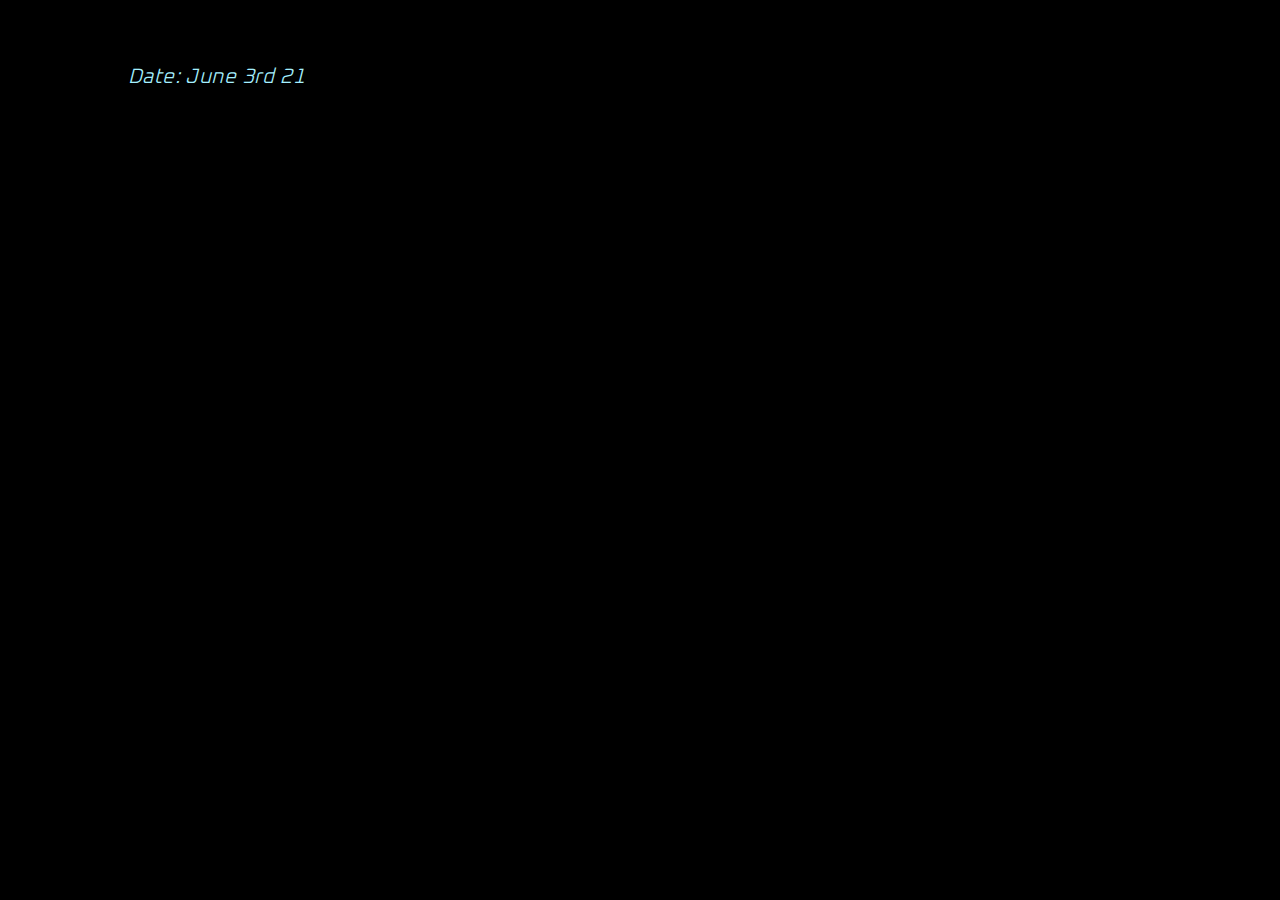
<file: index.html>
<!DOCTYPE html>
<html lang="en">

    <head>
        <meta charset="UTF-8">
        <meta name="viewport" content="width=device-width, intiial-scale=1.0">
        <title>User:SleeplessKnight28</title>
        <link rel="stylesheet" href="styles.css">
        <script src="script.js" defer></script>
        <link href="https://fonts.googleapis.com/css2?family=Bitcount+Grid+Double:wght@100..900&display=swap" rel="stylesheet">
        <!--references
GreenMatch 2017, The opportunities of solar panel recycling, GreenMatch, viewed 25 July 2025, <https://www.greenmatch.co.uk/blog/2017/10/the-opportunities-of-solar-panel-recycling>.

Harvard Health Publishing 2024, Blue light has a dark side, Harvard Health, viewed 3 August 2025, <https://www.health.harvard.edu/staying-healthy/blue-light-has-a-dark-side>.

Harvard Business Review 2021, The dark side of solar power, Harvard Business Review, viewed 25 July 2025, <https://hbr.org/2021/06/the-dark-side-of-solar-power>.

Sleep Foundation 2025, Blue light: What it is and how it affects sleep, Sleep Foundation, viewed  3 August 2025, <https://www.sleepfoundation.org/bedroom-environment/blue-light>.

University of Sydney 2023, Australia faces solar waste crisis, University of Sydney, viewed 27 July 2025, <https://www.sydney.edu.au/news-opinion/news/2023/09/13/australia-faces-solar-waste-crisis.html>.
-->
</head>

<body>
    <div id="story"></div>
    <div class="column left-column"></div>
    <div class="column right-column"></div>
    <div class="hidden" id="story2" style="justify-content: center;">
       Good morning, it's a beautiful sunny day!
</div id="next-button-container">
    <button id="next-button" class="hidden" onclick="startNewDay()" >START NEW DAY</button>   
    </div>

    
</body>
</html>
</file>
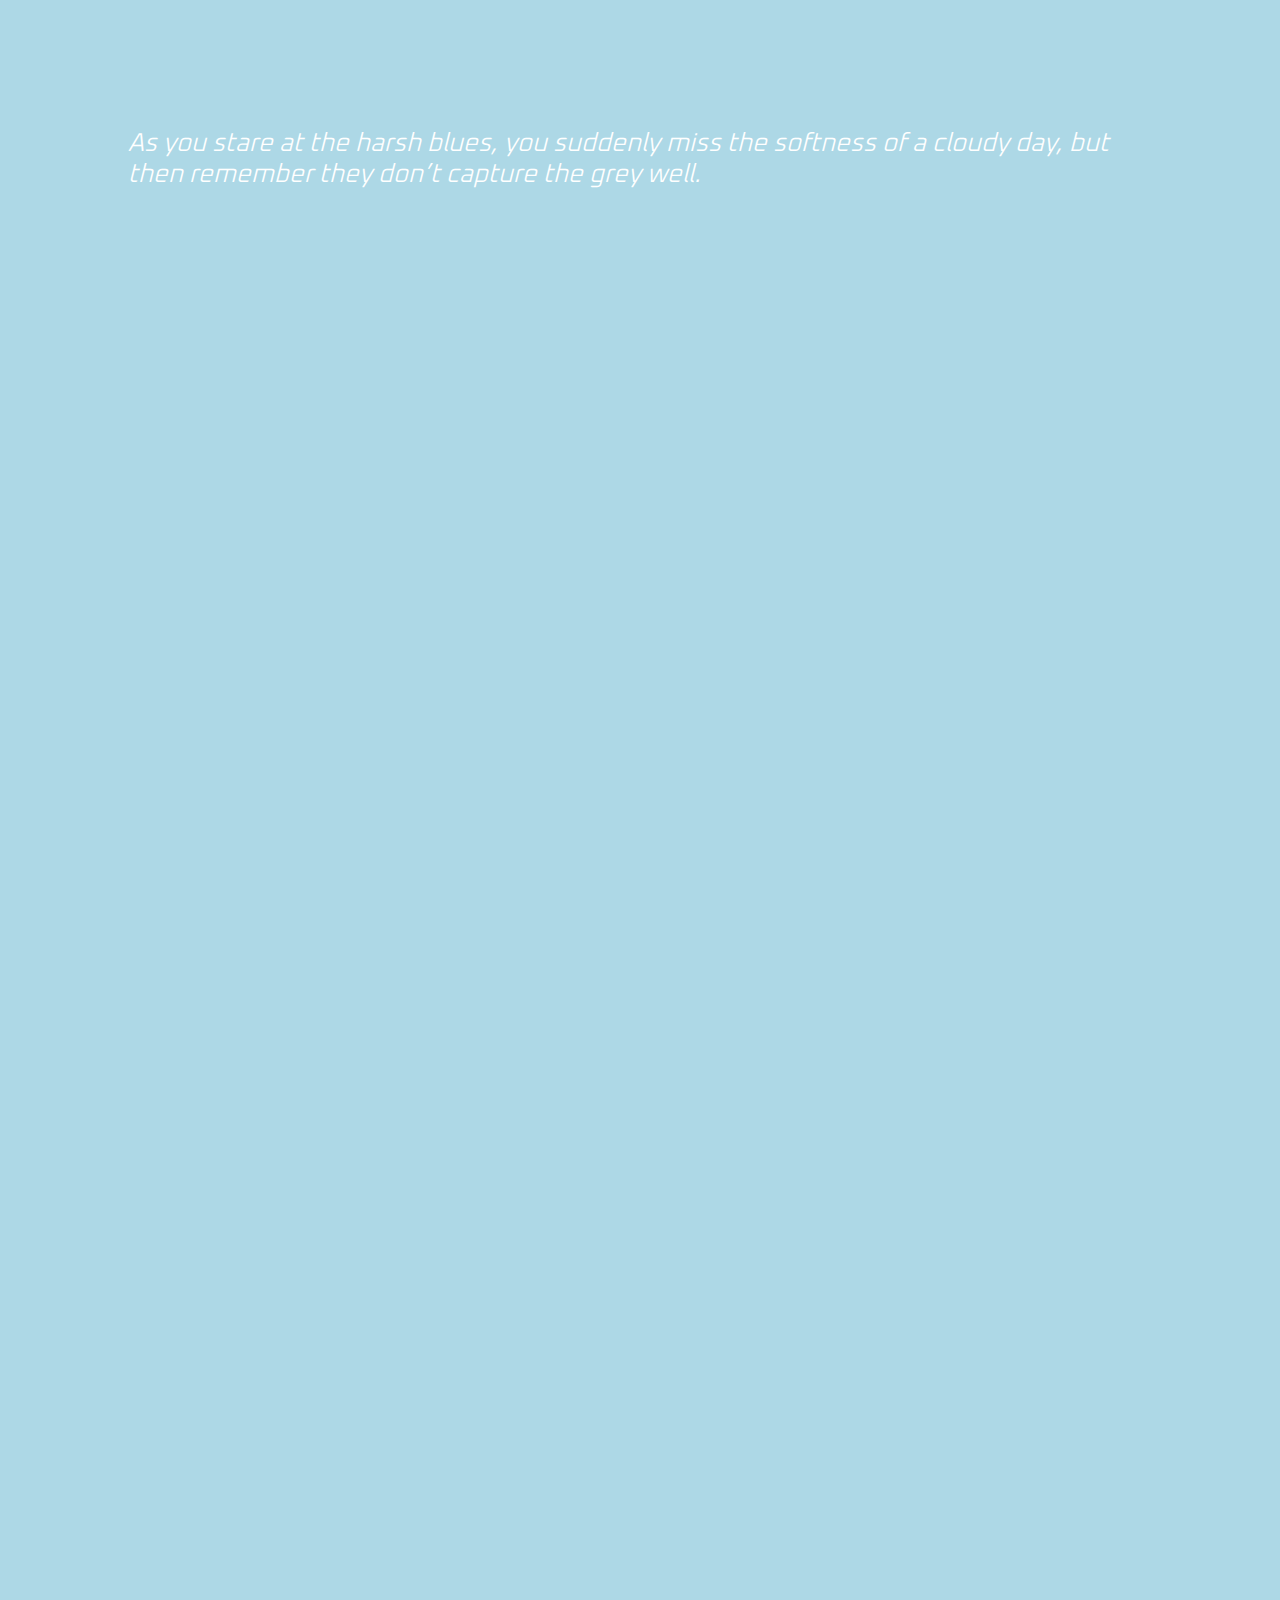
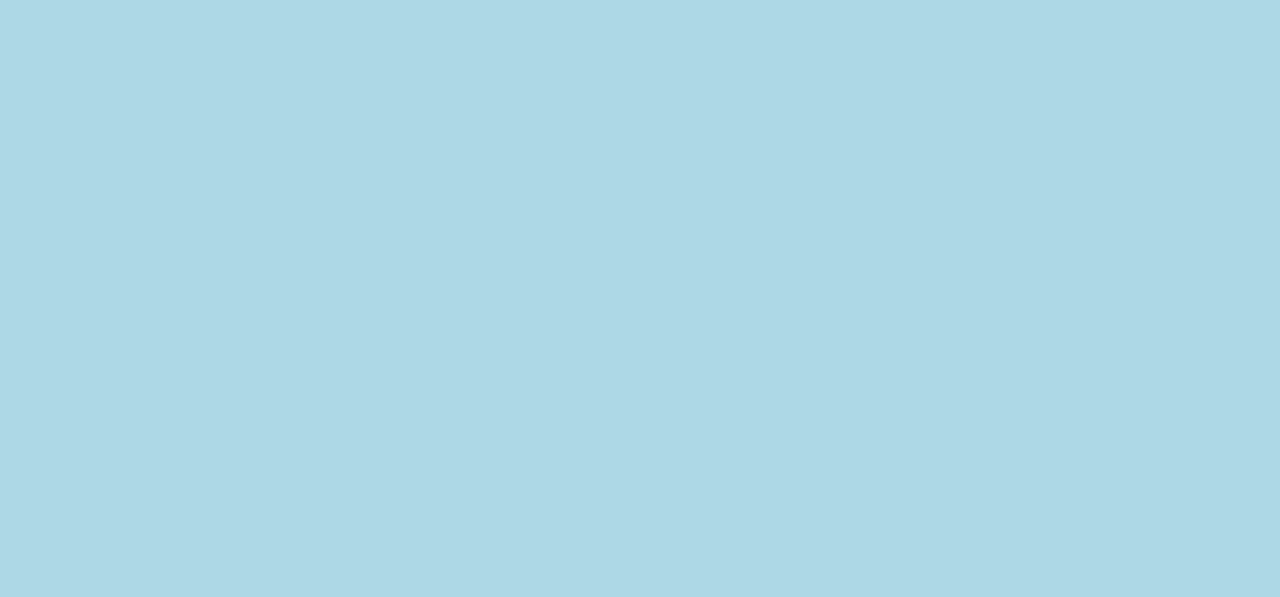
<file: index2.html>
<!DOCTYPE html>
<html lang="en">

    <head>
        <meta charset="UTF-8">
        <meta name="viewport" content="width=device-width, intiial-scale=1.0">
        <title>User:SleeplessKnight28</title>
        <link rel="stylesheet" href="styles.css">
        <script src="script.js" defer></script>
        <link href="https://fonts.googleapis.com/css2?family=Bitcount+Grid+Double:wght@100..900&display=swap" rel="stylesheet">
</head>

<body onload="index2text1()" id="screenchange" style="background-color: lightblue; color: white; font-family: 'Oxanium'; margin: 10%; font-size: 2vw;">
        <div class="hidden" id="index2text1" >
        As you stare at the harsh blues, you suddenly miss the softness of a cloudy day, but then remember they don’t capture the grey well. 
        <br><br>
        </div>
        <div class="hidden" id="index2text2">
        You shake your head, “Too harsh”. 
        <br><br>
        </div>
        <div class="hidden" id="index2text3">
        <button class="actionbuttons" id="day1button2" onclick="day1button2()">
            change the sky
        </button>
        </div>
    
    <div class="hidden" id="day1text2">
        Still in bed and unrested as usual, you call out, “change scene, night time”. 
       
    </div>
    <div class="hidden" id="day1text3" style="color:#195667">
        <br>
        The voice returns, 
        <br><br>
        “You have work in
        <br><br>
    </div>    
    <div class="hidden" id="day1text3b" style="color:#ffffff">
        <b>LOADING...</b> 
        <br><br>
    </div>   
    
    <div class="hidden" id="day1text3c" style="color:#195667">
        30 minutes. You don't want to be late! 
        <br><br>
    </div>  
    
    <div class="hidden" id="day1text3d" style="color:#195667">
        You can only change the scenery for this period of time. 
        Do you still want to change the screens?”
        <br><br>
    </div>  
    
    
    <div class="hidden" id="day1button3">
        <button class="actionbuttons" onclick="day1button3()">yes</button>
        <button class="actionbuttons" onclick="day1button3b()">no, get out of bed</button>
    </div>
    
    <div class="hidden" id="day1text4">
        You groan peeling the covers off. As you slide out of bed you yell.
        <br><br>
    </div>

    <div class="hidden" id="day1text4a">
        "Change scene, city night."
        <br><br>
    </div>

    <div class="hidden" id="day1text4b">
        You scoff, reluctantly peeling the covers off. As you slide off the bed you yell, 
        <br><br>
    </div> 
    <div class="hidden" id="day1text4c">
        “Change scene, city day.” 
        <br><br>
    </div>

     <div class="hidden" id="day1text5">
       The screen bends to your will and you are thankful for the relief of the night, brief as it may be. 
    <br><br>    

    </div>

    <div class="hidden" id="day1text5b">
       The screen bends to your will and your eyes burn from the 16, 000 pixels glaring at you.  
    <br><br>    

    </div>
    <div class="hidden" id="day1text6">
        You let out a sigh and approach the fridge, grabbing breakfast before closing the door shut.
        <br><br>    
    </div>

    <div style="display: none;" id="day1text7">
        SLAM    
        <br>
    </div>
  
     <div class="hidden" id="Bday1text1">
       Date: June 2nd 2135, same day
       <br>
       Location: somewhere in the middle of the wasteland
       <Br><br>
    </div>

      <div class="hidden" id="Bday1text2">
        A tattered solar window screen makes contact with the ground. Frayed wires frame the spiderweb of broken glass.
        <br><br>
    </div>

    <div class="hidden" id="Bday1text3">
       “That’s the tenth window I’ve picked up today.” 
        <br><br>
    </div>

    <div class="hidden" id="Bday1text4">
        You turn the panel around, the manufacturing date reads:
    <br><br>
    </div>

    <div class="hidden" id="Bday1text5">
        1st June 2134
    <br><br>
    </div>
    
    <div class="hidden" id="Bday1text6">
    "Another early replacement. So much for higher sustainability,” you scoff. 
    <br><br>
    </div>

    <div style="display: none;" id="watchFaceDiv">
        <button class="button1C" id="watchFace" onclick="watchFace()">check the time >></button>
        <br><br>
        <img src="images/watchface.png" id="watchFaceImage">
        <br><br>
    </div>

     <div class="hidden" id="Bday1text7">
    "Hm cooler than usual today".
    <br><br>
    </div>

     <div class="hidden" id="Bday1text8">
    You look out to the horizon in hopes of seeing the sky but the smog is too heavy. 
    <br><br>
    </div>
    
    <div class="hidden" id="Bday1text9">
    All you see is a whisper of the sun illuminating buildings that extend insatiably towards the sky.
    <br><br>
    </div>
    <div class="hidden" id="Bday1text10">
    You return your gaze to the dry ground, cracked and devoid of flora.     
    <br><br>
    </div>

     <div class="hidden" id="Bday1text11">
    Your eyes sting and a tear rolls down your cheek, you brush it away and look for the next panel. 
    <br><br>
    </div>

    <div id="BdayButtonDiv" style="display: none;" > 
        <button class="BdayButton" id="BdayButton" onclick="BdayButton()" >
            pick up another solar panel 
        </button>
        
        <button class="BdayButton" id="BdayButton2" onclick="BdayButton2()" >
            pick up another solar panel 
        </button>

        <button class="BdayButton" id="BdayButton2" onclick="BdayButton2()" >
            pick up another solar panel 
        </button>

        <button class="BdayButton" id="BdayButton3" onclick="BdayButton3()" >
            pick up another solar panel 
        </button>

        <button class="BdayButton" id="BdayButton4" onclick="BdayButton4()" >
            pick up another solar panel 
        </button>

         <button class="BdayButton" id="BdayButton5" onclick="BdayButton5()" >
            pick up another solar panel 
        </button>
    </div>

    

    

    
</body>
</html>
</file>
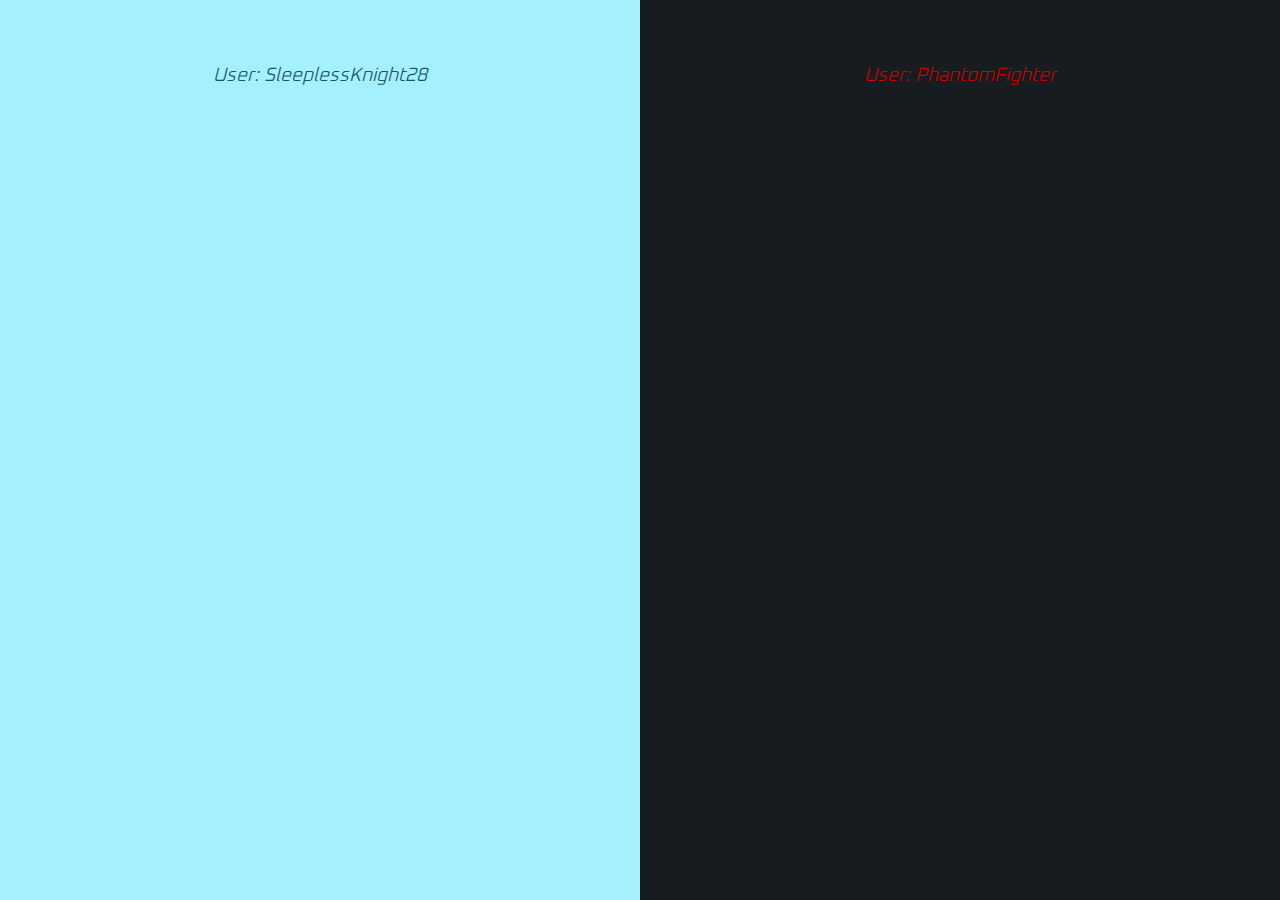
<file: page2.html>
<!DOCTYPE html>
<html lang="en">

    <head>
        <meta charset="UTF-8">
        <meta name="viewport" content="width=device-width, intiial-scale=1.0">
        <title>Activity Logs</title>
        <link rel="stylesheet" href="styles.css">
        <script src="script.js"></script>
        <link href="https://fonts.googleapis.com/css2?family=Bitcount+Grid+Double:wght@100..900&display=swap" rel="stylesheet">
</head>

<body onload="username1()">
    <div class="container">
    <div class="row">
        <div class="colA"> 

        <div class="hidden" id="username1">
            User: SleeplessKnight28 
            <br><br>
        </div>
        <div class="hidden" id="dateTime1">
            Date: 03.06.2135
            <br>
            Time: 03:01AM 
        </div>
                
             
        <div id="morning-text1" style="display: none;">
            
    
        </div>
        <div class="hidden"  id="day2button1" >
            <br>
        <button class="actionbuttons" onclick="startTyping()">
            check activity logs
            </button>
            <br><br>
        </div>

        <div><br><br></div>
        <div class="userlog" id="u1log1"></div>

        <br><br>

         <div class="hidden" id="dateTime3">
            Date: 04.06.2135
            <br>
            Time: 01:05AM 
            <br><br>
        </div>

         <div class="userlog" id="u1log2">
            <br><br>
         </div>

        <div>
            <br><br>
            <button class="hidden" id="day2button6" onclick="lastpage()" >next activity >></button>
        </div>
       
        <div class="userlog" id="u1log3"></div>

        <!-- <p class="userlog" id="u1log1"></p>
        <p class="userlog" id="u1log2"></p> -->

         <div  id="morning-text2" style="display: none;">
            <br><br>
            “It’s always a sunny day,” you mutter.
            </div>

            <!-- <div id="morning-text2">
            You suddenly miss the softness of a cloudy day and a rainy sky, but then remember they don’t capture the grey well. 

            You shake your head, “Too harsh”. 
            </div>

            <button class="actionbuttons" id="day1button2" style="display:none" onclick="button2()">
            change the sky
            </button>

            <div id="day1text2" style ="display:none;">
                Still in bed, you call out, “change scene, night time”. 

                The voice returns, 
                “I’m sorry you don’t have the permission to do that. Upgrade to premium if you want to access our full library of time defiant scenes!”

            </div> -->
            <div>
            
            </div>
            </div>
            
        <div class="colB">

            <div class="hidden" id="username2">
                User: PhantomFighter 
            <br><br> 
            </div>
            <div class="hidden" id="dateTime2">  
            Date: 03.06.2135
            <br>
            Time: 03:01AM 
            <br><br><br>
            </div>

            <div id="nextButtonDiv" style="display: none;">
                <button onclick="u2log1()" class="BdayButton" id="day2nextbutton">check activity logs
                </button>
                <br><br>
            </div>

            <div class="userlog" id="u2log1"></div>
            <div>
                <br><br>
                <button class="BdayButton" id="day2button2" onclick="messagepopup()">open message</button>
            </div>

            <div>
                <button class="hidden" class="BdayButton" id="day2button3" onclick="u2log2()" >view next activity</button>
            </div>

            <div class="userlog" id="u2log2"></div>
            <div>
                <br><br>
                <button class="hidden" class="BdayButton" id="day2button4" onclick="day3switch()" >next day >></button>
            </div>

            <div>
                <br><br>
                <button class="hidden" id="day2button5" onclick="day3switchB()" >view next activity</button>
            </div>
           
           <div class="hidden" id="dateTime4">
            Date: 04.06.2135
            <br>
            Time: 02:32AM 
            <br><br>
            </div>

            <div class="userlog" id="u2log3"></div>

           
             
      </div>      
        
        
</body>
</html>
</file>
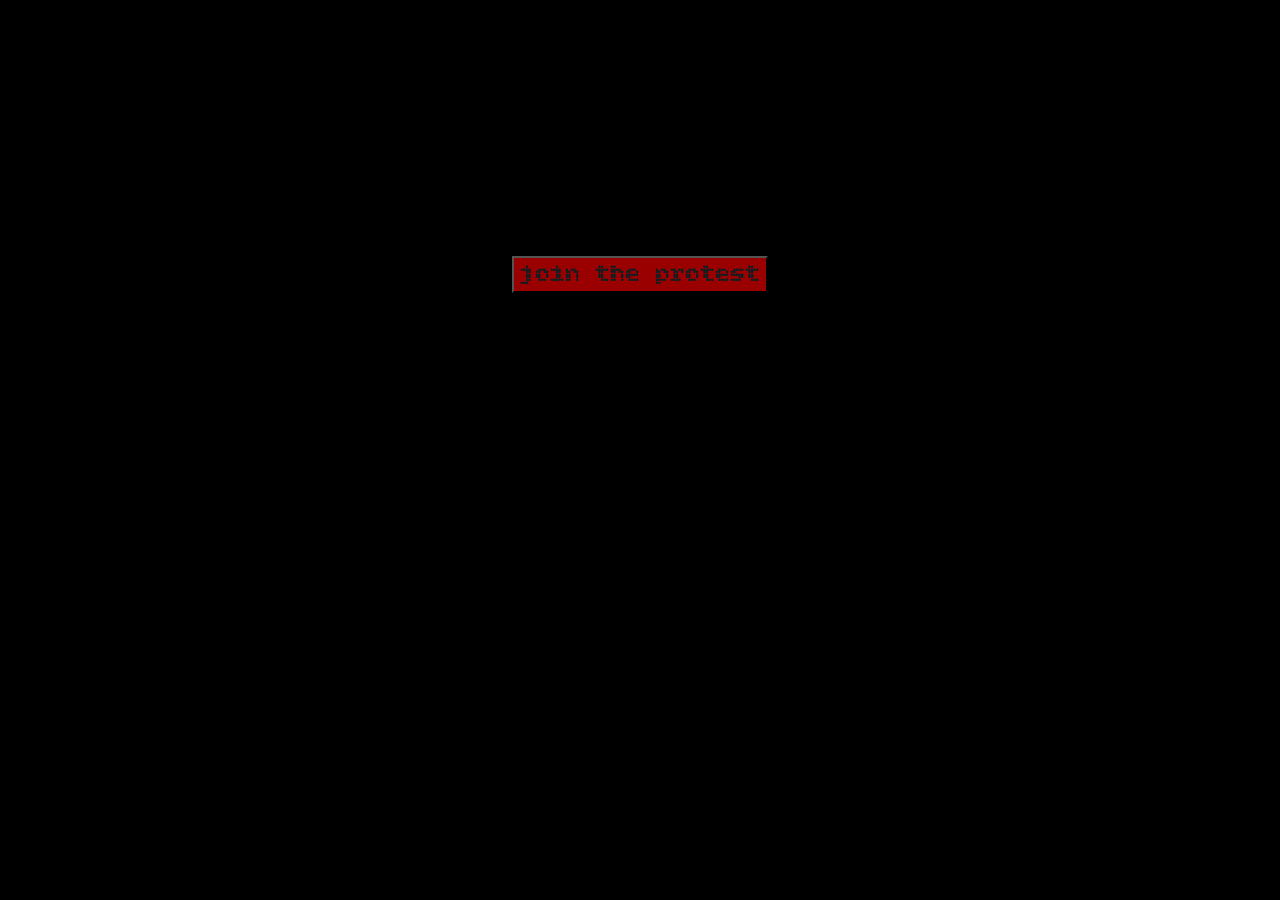
<file: page3.html>
<!DOCTYPE html>
<html lang="en">

    <head>
        <meta charset="UTF-8">
        <meta name="viewport" content="width=device-width, intiial-scale=1.0">
        <title>User:SleeplessKnight28</title>
        <link rel="stylesheet" href="styles.css">
        <script src="script.js" defer></script>
        <link href="https://fonts.googleapis.com/css2?family=Bitcount+Grid+Double:wght@100..900&display=swap" rel="stylesheet">
</head>

<body style="padding:20%; justify-content: center; font-size: 2vw; color: red;">
    

    <div style="text-align: center; ">

     
        <button id="finalButton" class="BdayButton2" onclick="lastText()">
            join the protest</button>
    </div>

    <div style="text-align: center; " class="hidden" id="finalText">world saved.</div>
  
  
  
</body>
</html>
</file>
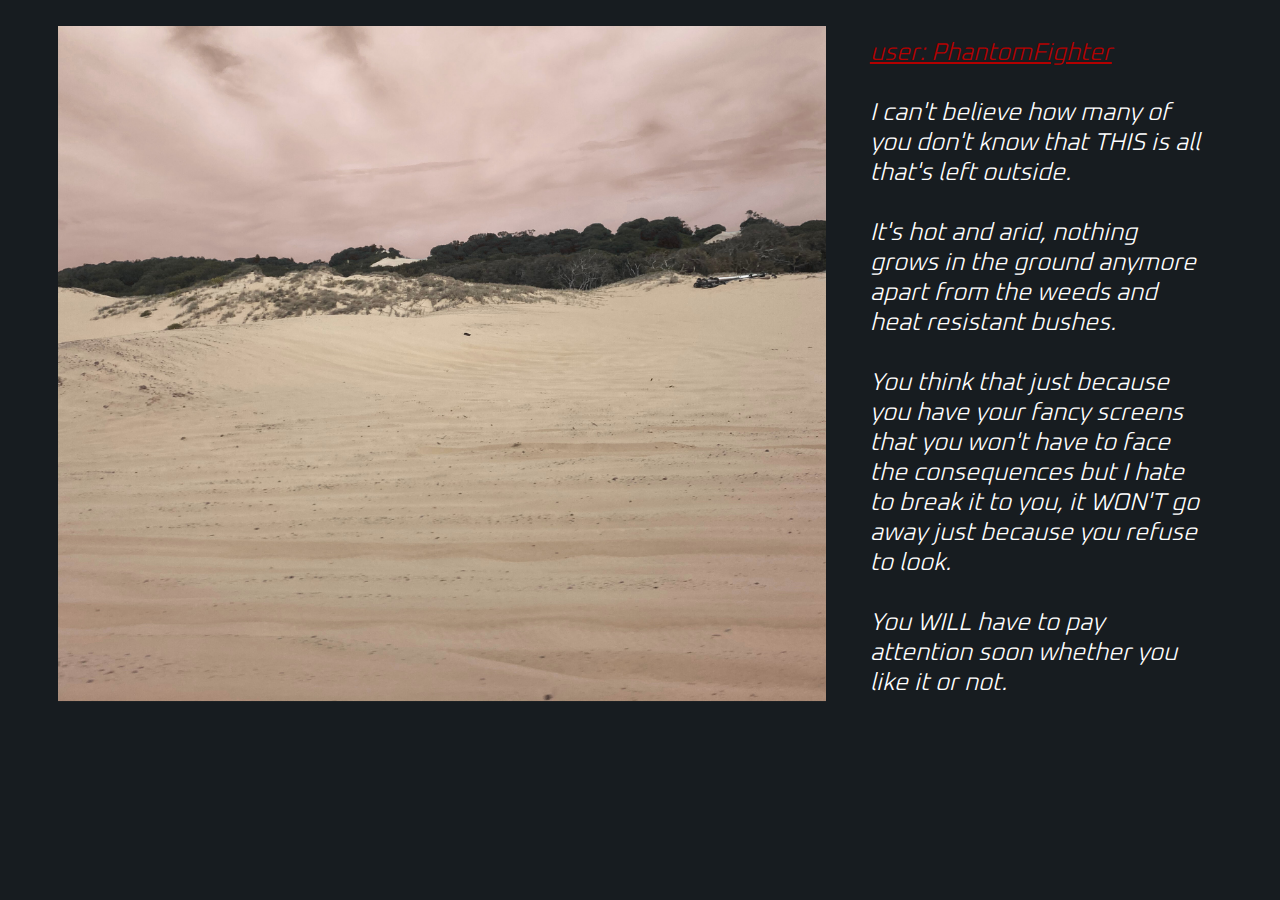
<file: pfpost1.html>
<!DOCTYPE html>
<html lang="en">

    <head>
        <meta charset="UTF-8">
        <meta name="viewport" content="width=device-width, intiial-scale=1.0">
        <title>User:PhantomFighter</title>
        <link rel="stylesheet" href="styles.css">
        <script src="script.js" defer></script>
        <link href="https://fonts.googleapis.com/css2?family=Bitcount+Grid+Double:wght@100..900&display=swap" rel="stylesheet">
</head>

<body style="background-color: #171c20; color: white; font-family: 'Oxanium'; font-size: 1.9vw; margin: 2%;">
    
  <div class="rowB">
    <div class="col-3a">
        <img src="images/pfpost1.png"></div>

    <div class="col-3b">
        <div>
            <a id="phantomfighter" href="PhantomFighter.html">user: PhantomFighter</a> </div>
        <br>
        I can't believe how many of you don't know that THIS is all that's left outside.
        <br><br>
        It's hot and arid, nothing grows in the ground anymore apart from the weeds and heat resistant bushes. 
        <br><br>
        You think that just because you have your fancy screens that you won't have to face the consequences but I hate to break it to you, it WON'T go away just because you refuse to look. 
        <br><br>
        You WILL have to pay attention soon whether you like it or not.
    </div>
</div>
    
  <!-- <div>
        <button class="actionbuttons" id="day1button4" style="align-self: center;" onclick="day1button4()">make breakfast</button>
        <div class="hidden" id="day1text5">
            You let out a sigh and approach the fridge, grabbing breakfast before closing the door shut.
            <br><br>
        </div>
    </div> -->

     <div id="day1text6"></div>
    <div id="Bday1text1"></div>
  
  
</body>
</html>
</file>
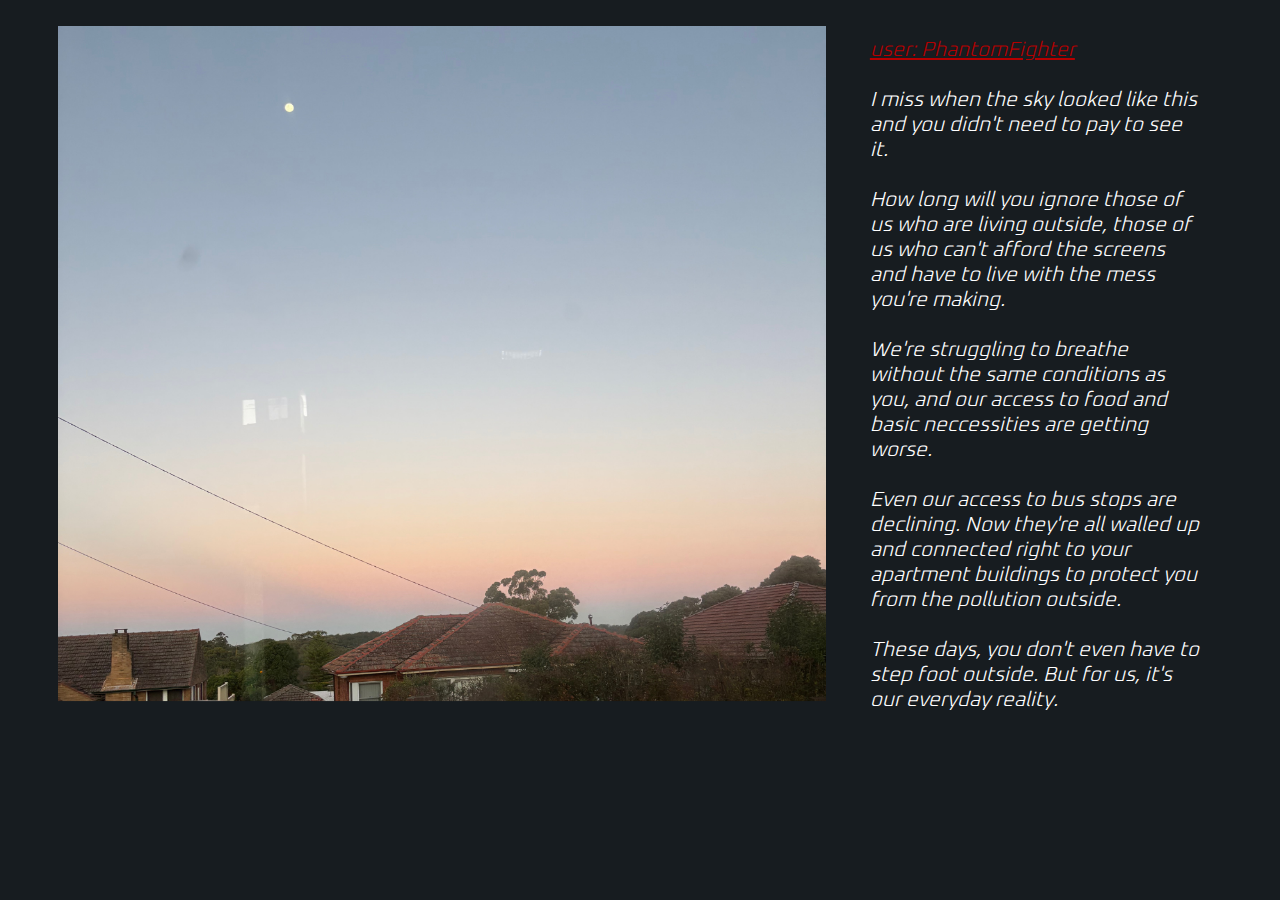
<file: pfpost2.html>
<!DOCTYPE html>
<html lang="en">

    <head>
        <meta charset="UTF-8">
        <meta name="viewport" content="width=device-width, intiial-scale=1.0">
        <title>User:PhantomFighter</title>
        <link rel="stylesheet" href="styles.css">
        <script src="script.js" defer></script>
        <link href="https://fonts.googleapis.com/css2?family=Bitcount+Grid+Double:wght@100..900&display=swap" rel="stylesheet">
</head>

<body style="background-color: #171c20; color: white; font-family: 'Oxanium'; font-size: 1.6vw; margin: 2%;">
    
  <div class="rowB">
    <div class="col-3a">
        <img src="images/pfpost2.png"></div>

    <div class="col-3b">
        <div>
            <a id="phantomfighter" href="PhantomFighter.html">user: PhantomFighter</a> </div>
        <br>
        I miss when the sky looked like this and you didn't need to pay to see it. 
        <br><br>
        How long will you ignore those of us who are living outside, those of us who can't afford the screens and have to live with the mess you're making.
        <br><br>
        We're struggling to breathe without the same conditions as you, and our access to food and basic neccessities are getting worse.
        <br><br>
        Even our access to bus stops are declining. Now they're all walled up and connected right to your apartment buildings to protect you from the pollution outside. 
        <br><br>
        These days, you don't even have to step foot outside. But for us, it's our everyday reality.  
    </div>
</div>
  
</body>
</html>
</file>
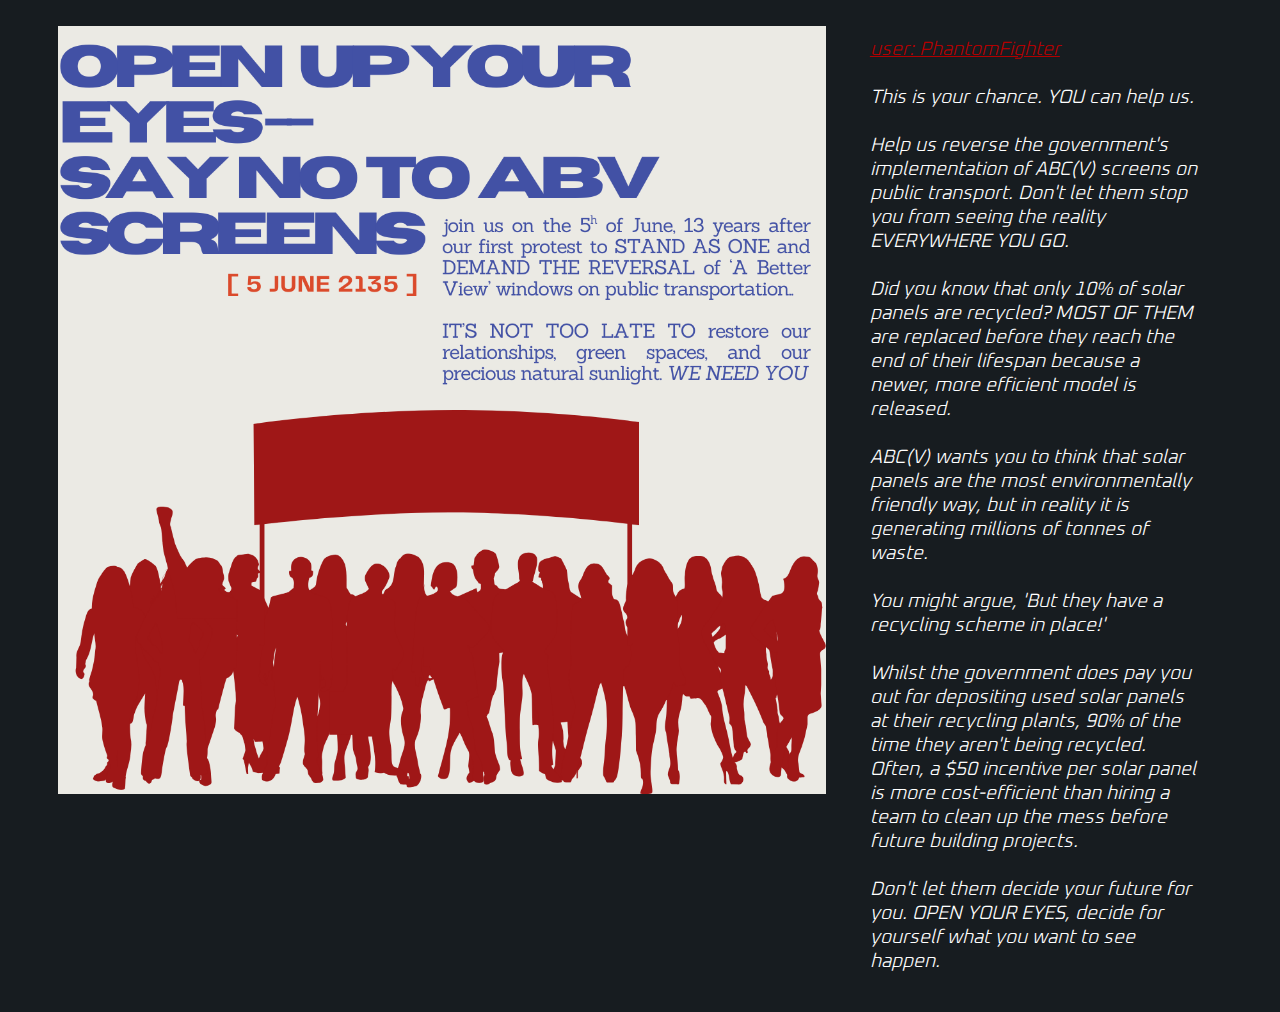
<file: pfpost3.html>
<!DOCTYPE html>
<html lang="en">

    <head>
        <meta charset="UTF-8">
        <meta name="viewport" content="width=device-width, intiial-scale=1.0">
        <title>User:PhantomFighter</title>
        <link rel="stylesheet" href="styles.css">
        <script src="script.js" defer></script>
        <link href="https://fonts.googleapis.com/css2?family=Bitcount+Grid+Double:wght@100..900&display=swap" rel="stylesheet">
</head>

<body style="background-color: #171c20; color: white; font-family: 'Oxanium'; font-size: 1.5vw; margin: 2%;">
    
  <div class="rowB">
    <div class="col-3a">
        <img src="images/pfpost3.png"></div>

    <div class="col-3b">
        <div>
            <a id="phantomfighter" href="PhantomFighter.html">user: PhantomFighter</a> </div>
        <br>
        This is your chance. YOU can help us. 
        <br><br>
        Help us reverse the government's implementation of ABC(V) screens on public transport. Don't let them stop you from seeing the reality EVERYWHERE YOU GO.
        <br><br>
        Did you know that only 10% of solar panels are recycled? MOST OF THEM are replaced before they reach the end of their lifespan because a newer, more efficient model is released.
        <br><br>
        ABC(V) wants you to think that solar panels are the most environmentally friendly way, but in reality it is generating millions of tonnes of waste. 
        <br><br>
        You might argue, 'But they have a recycling scheme in place!'
        <br><br>
        Whilst the government does pay you out for depositing used solar panels at their recycling plants, 90% of the time they aren't being recycled. Often, a $50 incentive per solar panel is more cost-efficient than hiring a team to clean up the mess before future building projects. 
        <br><br>
        Don't let them decide your future for you. OPEN YOUR EYES, decide for yourself what you want to see happen.
    </div>
</div>
  
</body>
</html>
</file>
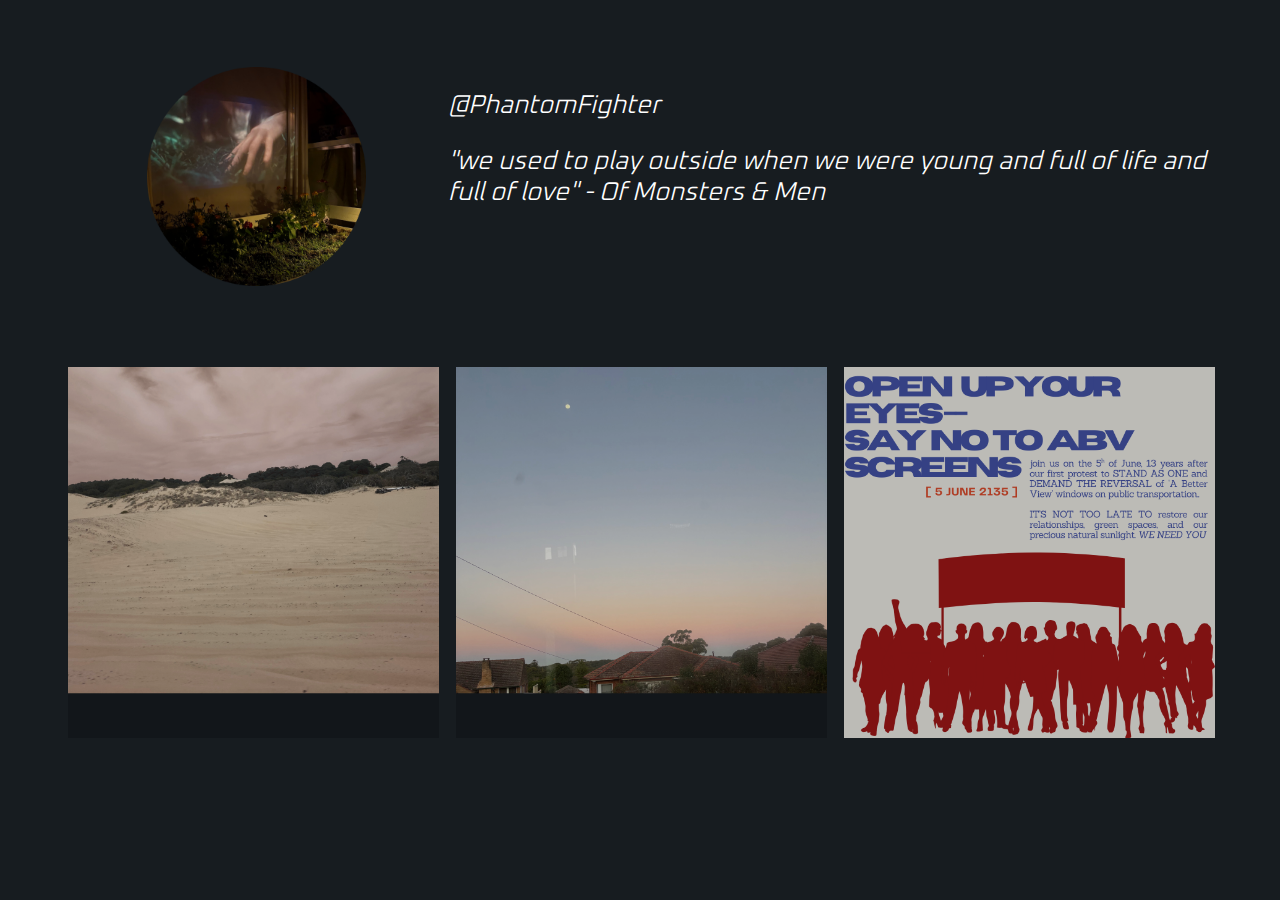
<file: PhantomFighter.html>
<!DOCTYPE html>
<html lang="en">

    <head>
        <meta charset="UTF-8">
        <meta name="viewport" content="width=device-width, intiial-scale=1.0">
        <title>User:PhantomFighter</title>
        <link rel="stylesheet" href="styles.css">
        <script src="script.js" defer></script>
        <link href="https://fonts.googleapis.com/css2?family=Bitcount+Grid+Double:wght@100..900&display=swap" rel="stylesheet">
</head>

<body style="background: #171c20; padding: 5%; font-size: 2vw;">
   <div class="rowB row-1">
    <div class="col-1a">
        <img src="images/pfpfp.png">
    </div>
    <div class="col-1b">
        <p>@PhantomFighter</p>
        <div style="font-family: 0.4vw;">"we used to play outside when we were young and full of life and full of love" - Of Monsters & Men </div>
    </div>
   </div>
  
   <br><br><br>
  
   <div class="rowB row-2">
        <div class="col-2">
            <img class="darkimg" src="images/pfpost1.png" onclick="pfpost1()"></div>
        <div class="col-2">
            <img class="darkimg" src="images/pfpost2.png" onclick="pfpost2()"></div>
        <div class="col-2">
            <img class="darkimg" src="images/pfpost3.png" onclick="pfpost3()"></div>
   </div>
  
</body>
</html>
</file>
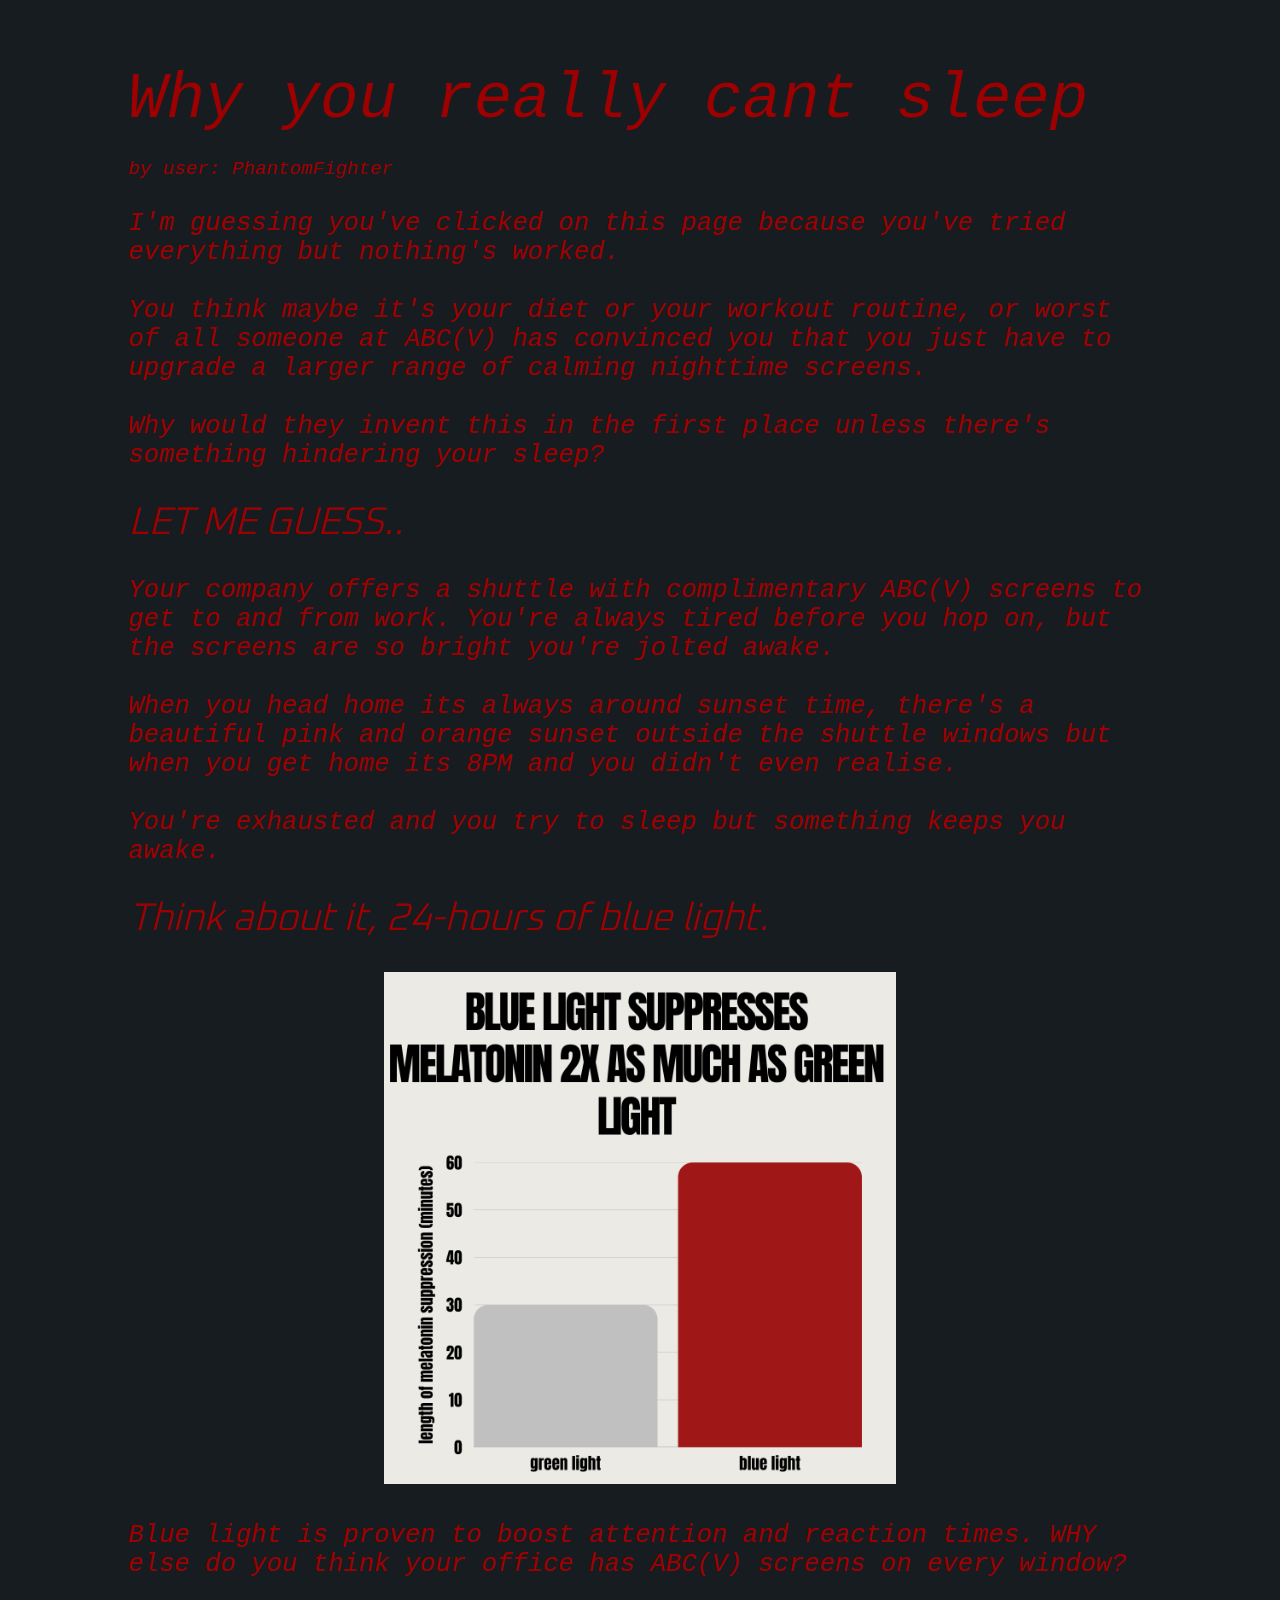
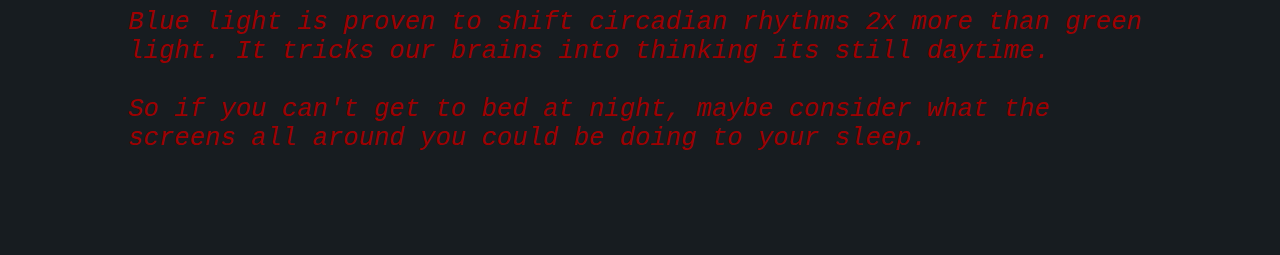
<file: popup1.html>
<!DOCTYPE html>
<html lang="en">

    <head>
        <meta charset="UTF-8">
        <meta name="viewport" content="width=device-width, intiial-scale=1.0">
        <title>why you really can't sleep</title>
        <link rel="stylesheet" href="styles.css">
        <script src="script.js" defer></script>
        <link href="https://fonts.googleapis.com/css2?family=Bitcount+Grid+Double:wght@100..900&display=swap" rel="stylesheet">
</head>

<body onunload="u2log1()" class="user2" style="padding-top: 5%; padding-left: 10%; padding-right: 10%; font-family: 'Courier New', Courier, monospace;" >

    <div style="font-family: 'Courier New', Courier, monospace; font-size: 5vw;">
       Why you <i>really</i> cant sleep
    </div>

    <div style="font-size: 1.5vw;">
        <br>
        by user: PhantomFighter
    </div>

    <div style="font-size: 2vw;">
        <br>
        I'm guessing you've clicked on this page because you've tried everything but nothing's worked. 
        <br><br>
        You think maybe it's your diet or your workout routine, or worst of all someone at ABC(V) has convinced you that you just have to upgrade a larger range of calming nighttime screens.
        <br><br>
        Why would they invent this in the first place unless there's something hindering your sleep?
        <br><br>
        <div style="font-family: 'Oxanium'; font-size: 3vw;"> 
        <b>LET ME GUESS.. </b>
        </div>
        <br>
        Your company offers a shuttle with complimentary ABC(V) screens to get to and from work. You're always tired before you hop on, but the screens are so bright you're jolted awake.
        <br><br>
        When you head home its always around sunset time, there's a beautiful pink and orange sunset outside the shuttle windows but when you get home its 8PM and you didn't even realise. 
        <br><br>
        You're exhausted and you try to sleep but something keeps you awake. 
        <br><br>
        <div style="font-family: 'Oxanium'; font-size: 3vw;"> 
        Think about it, <b>24-hours</b> of blue light. 
        </div>
        <div id="imgdiv">
            <br>
        <img style="max-width: 40vw;" src="images/graph - light.png">
        </div>
        <br>
        Blue light is proven to boost attention and reaction times. WHY else do you think your office has ABC(V) screens on every window?
        <br><br>
        Blue light is proven to shift circadian rhythms 2x more than green light. It tricks our brains into thinking its still daytime.
        <br><br>
        <div style="margin-bottom: 10%;">
         So if you can't get to bed at night, maybe consider what the screens all around you could be doing to your sleep.
        </div>
    </div>
  
</body>
</html>
</file>
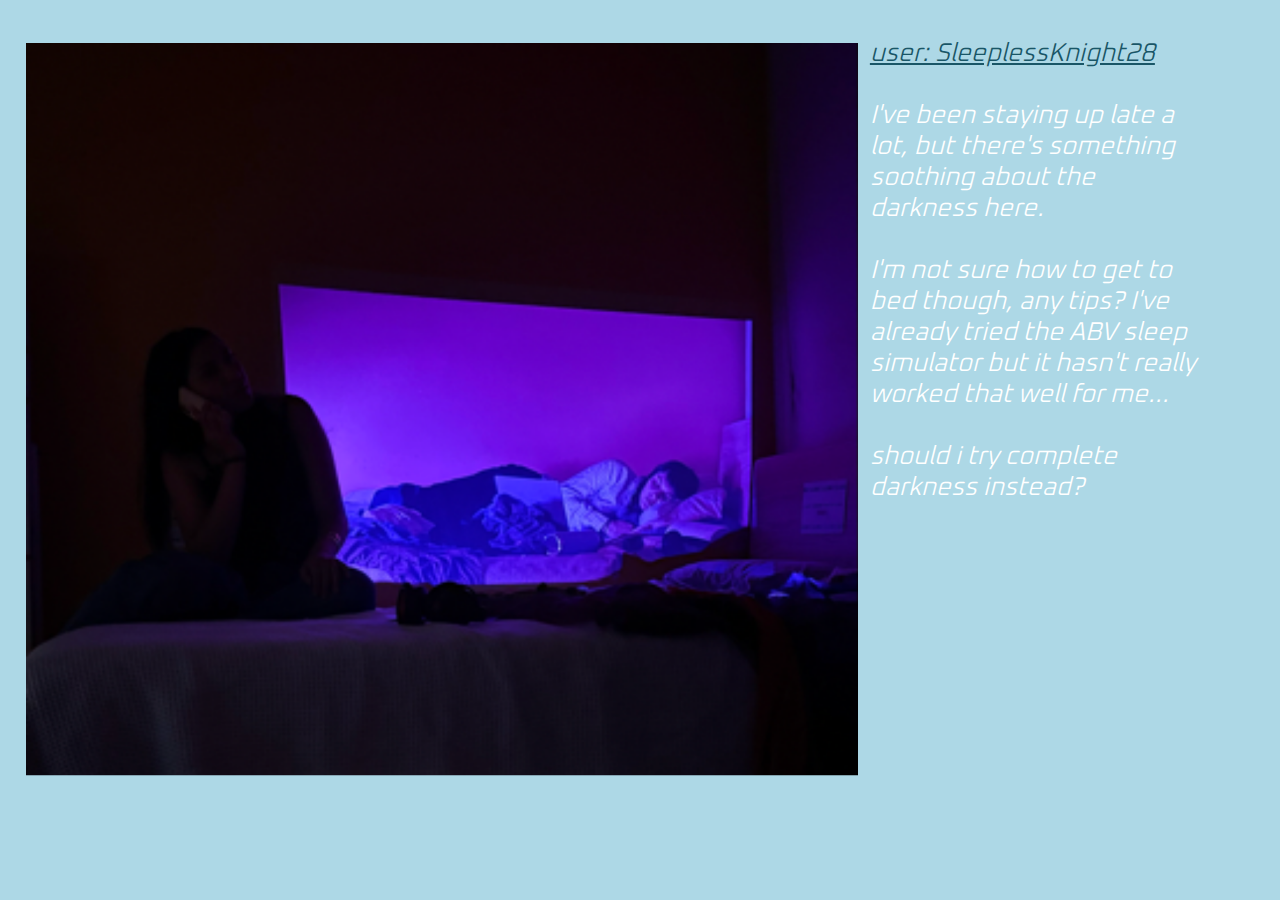
<file: skpost1.html>
<!DOCTYPE html>
<html lang="en">

    <head>
        <meta charset="UTF-8">
        <meta name="viewport" content="width=device-width, intiial-scale=1.0">
        <title>User:SleeplessKnight28</title>
        <link rel="stylesheet" href="styles.css">
        <script src="script.js" defer></script>
        <link href="https://fonts.googleapis.com/css2?family=Bitcount+Grid+Double:wght@100..900&display=swap" rel="stylesheet">
</head>

<body style="background-color: lightblue; color: white; font-family: 'Oxanium'; font-size: 2vw; margin: 2%;">
    
  <div class="rowB">
    <div class="col-3a">
        <img src="images/skpost1.png"></div>

    <div class="col-3b">
        <div>
            <a id="sleeplessknight28" href="SleeplessKnight28.html">user: SleeplessKnight28</a> </div>
        <br>
        I've been staying up late a lot, but there's something soothing about the darkness here. 
        <br><br>
        I'm not sure how to get to bed though, any tips? I've already tried the ABV sleep simulator but it hasn't really worked that well for me...
        <br><br>
        should i try complete darkness instead?
    </div>
</div>
    
  <!-- <div>
        <button class="actionbuttons" id="day1button4" style="align-self: center;" onclick="day1button4()">make breakfast</button>
        <div class="hidden" id="day1text5">
            You let out a sigh and approach the fridge, grabbing breakfast before closing the door shut.
            <br><br>
        </div>
    </div> -->

     <div id="day1text6"></div>
    <div id="Bday1text1"></div>
  
  
</body>
</html>
</file>
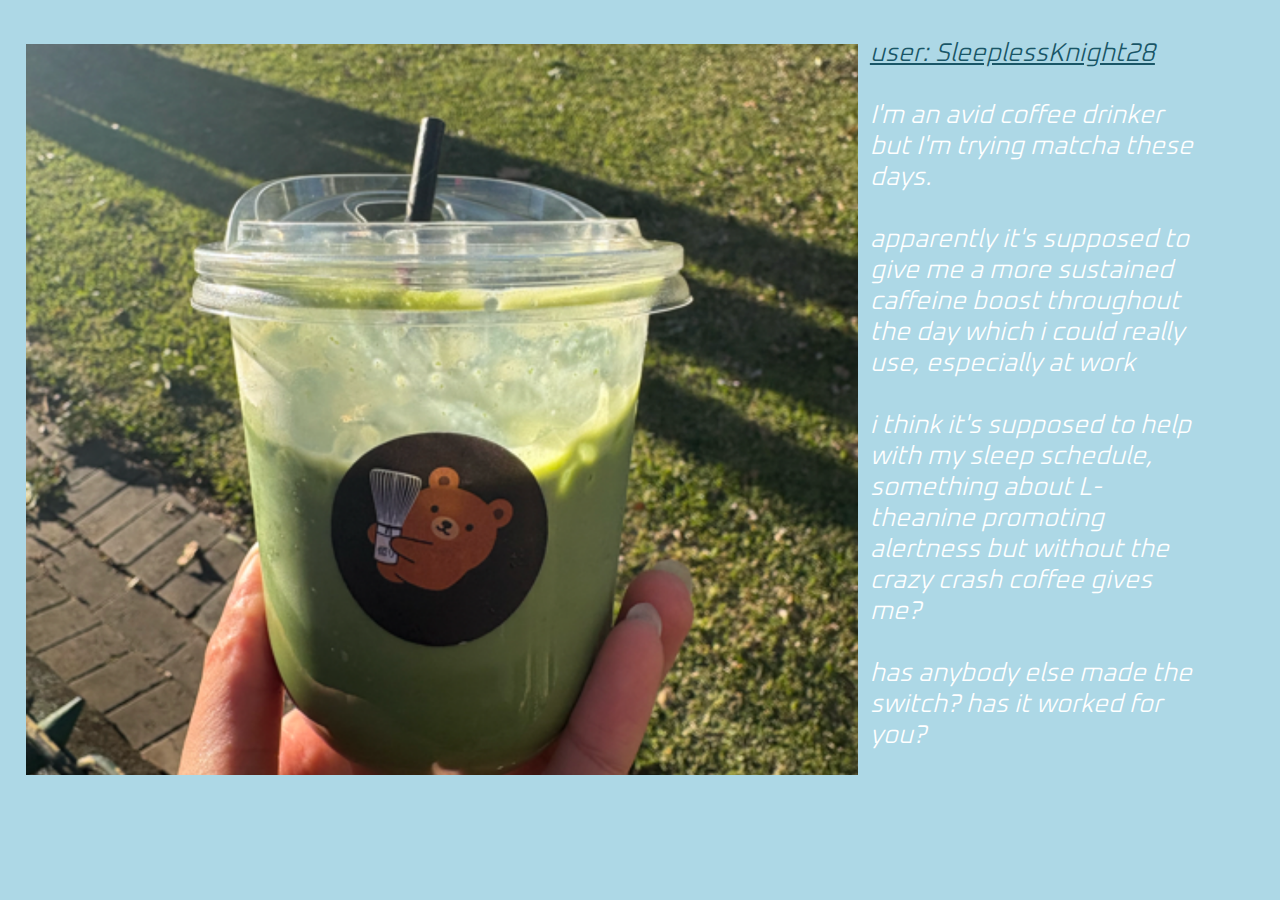
<file: skpost2.html>
<!DOCTYPE html>
<html lang="en">

    <head>
        <meta charset="UTF-8">
        <meta name="viewport" content="width=device-width, intiial-scale=1.0">
        <title>User:SleeplessKnight28</title>
        <link rel="stylesheet" href="styles.css">
        <script src="script.js" defer></script>
        <link href="https://fonts.googleapis.com/css2?family=Bitcount+Grid+Double:wght@100..900&display=swap" rel="stylesheet">
</head>

<body style="background-color: lightblue; color: white; font-family: 'Oxanium'; font-size: 2vw; margin: 2%;">
    
  <div class="rowB">
    <div class="col-3a">
        <img src="images/skpost2.png"></div>

    <div class="col-3b">
        <div>
            <a id="sleeplessknight28" href="SleeplessKnight28.html">user: SleeplessKnight28</a> </div>
        <br>
       I'm an avid coffee drinker but I'm trying matcha these days.
        <br><br>
        apparently it's supposed to give me a more sustained caffeine boost throughout the day which i could really use, especially at work
        <br><br>
        i think it's supposed to help with my sleep schedule, something about L-theanine promoting alertness but without the crazy crash coffee gives me? 
        <br><br>
        has anybody else made the switch? has it worked for you?
    </div>
</div>
    
  <!-- <div>
        <button class="actionbuttons" id="day1button4" style="align-self: center;" onclick="day1button4()">make breakfast</button>
        <div class="hidden" id="day1text5">
            You let out a sigh and approach the fridge, grabbing breakfast before closing the door shut.
            <br><br>
        </div>
    </div> -->

     <div id="day1text6"></div>
    <div id="Bday1text1"></div>
  
  
</body>
</html>
</file>
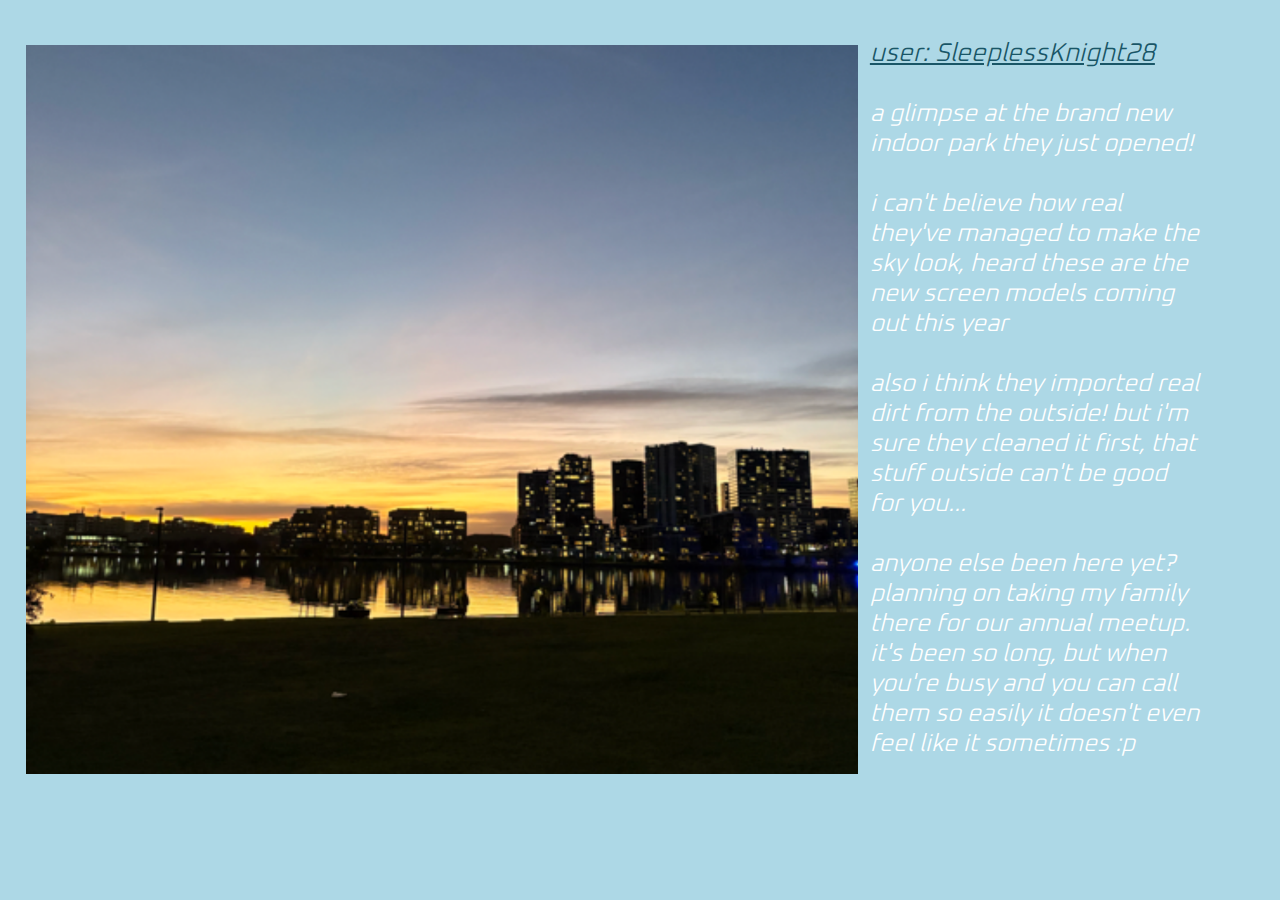
<file: skpost3.html>
<!DOCTYPE html>
<html lang="en">

    <head>
        <meta charset="UTF-8">
        <meta name="viewport" content="width=device-width, intiial-scale=1.0">
        <title>User:SleeplessKnight28</title>
        <link rel="stylesheet" href="styles.css">
        <script src="script.js" defer></script>
        <link href="https://fonts.googleapis.com/css2?family=Bitcount+Grid+Double:wght@100..900&display=swap" rel="stylesheet">
</head>

<body style="background-color: lightblue; color: white; font-family: 'Oxanium'; font-size: 1.9vw; margin: 2%;">
    
  <div class="rowB">
    <div class="col-3a">
        <img src="images/skpost3.png"></div>

    <div class="col-3b">
        <div>
            <a id="sleeplessknight28" href="SleeplessKnight28.html">user: SleeplessKnight28</a> </div>
        <br>
        a glimpse at the brand new indoor park they just opened! 
        <br><br>
        i can't believe how real they've managed to make the sky look, heard these are the new screen models coming out this year
        <br><br>
        also i think they imported real dirt from the outside! but i'm sure they cleaned it first, that stuff outside can't be good for you...
        <br><br>
        anyone else been here yet? planning on taking my family there for our annual meetup. it's been so long, but when you're busy and you can call them so easily it doesn't even feel like it sometimes :p
    </div>
</div>
    
  <!-- <div>
        <button class="actionbuttons" id="day1button4" style="align-self: center;" onclick="day1button4()">make breakfast</button>
        <div class="hidden" id="day1text5">
            You let out a sigh and approach the fridge, grabbing breakfast before closing the door shut.
            <br><br>
        </div>
    </div> -->

     <div id="day1text6"></div>
    <div id="Bday1text1"></div>
  
  
</body>
</html>
</file>
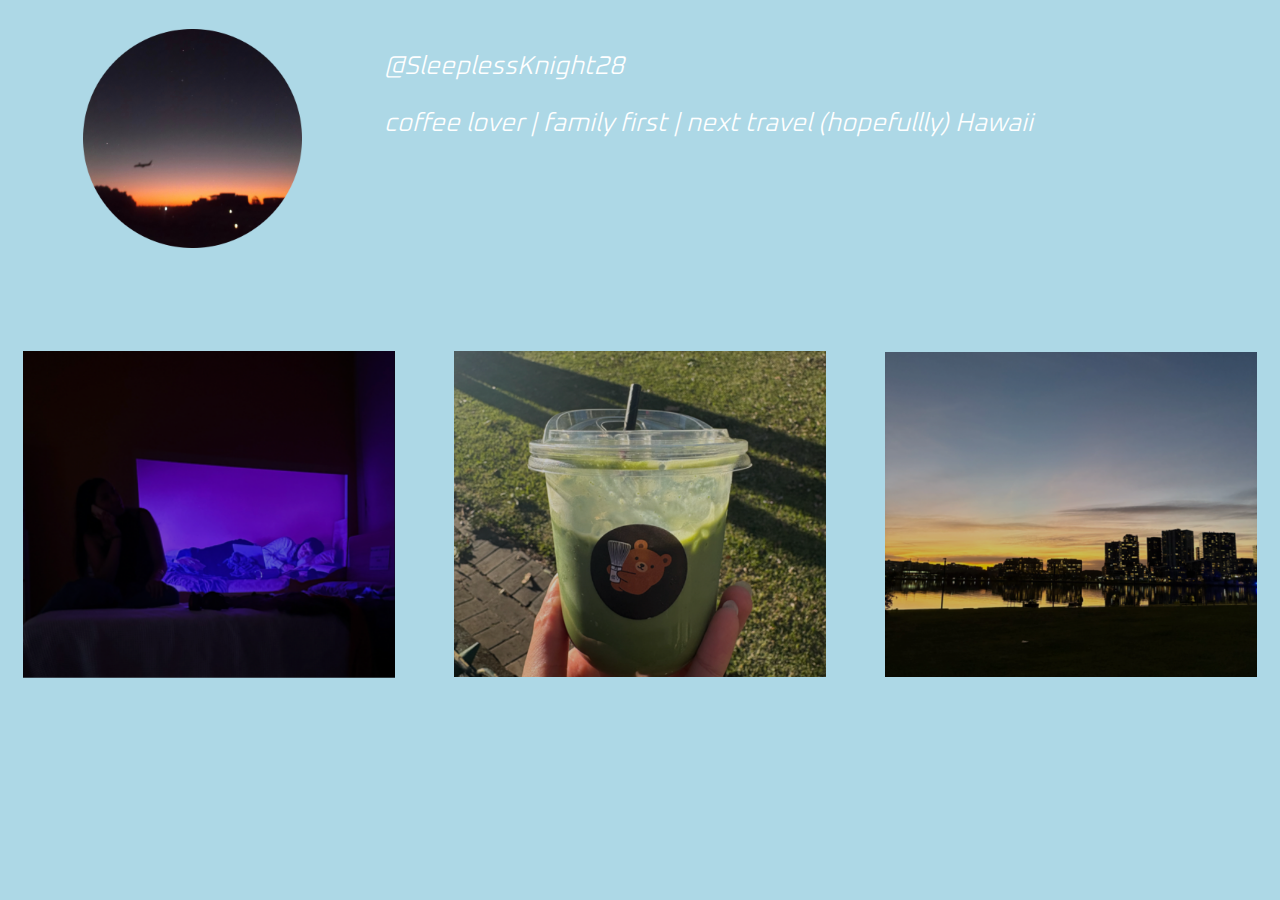
<file: SleeplessKnight28.html>
<!DOCTYPE html>
<html lang="en">

    <head>
        <meta charset="UTF-8">
        <meta name="viewport" content="width=device-width, intiial-scale=1.0">
        <title>User:SleeplessKnight28</title>
        <link rel="stylesheet" href="styles.css">
        <script src="script.js" defer></script>
        <link href="https://fonts.googleapis.com/css2?family=Bitcount+Grid+Double:wght@100..900&display=swap" rel="stylesheet">
</head>

<body style="background: #add8e6; margin-top: 2%; font-size: 2vw;">
   <div class="rowB row-1">
    <div class="col-1a">
        <img src="images/sleeplessnightpfp.png">
    </div>
    <div class="col-1b">
        <p>@SleeplessKnight28</p>
        <div style="font-family: 0.4vw;">coffee lover | family first | next travel (hopefullly) Hawaii </div>
    </div>
   </div>
  
   <br><br><br>
  
   <div class="rowB row-2">
        <div class="col-2">
            <img class="darkimg" src="images/skpost1.png" onclick="skpost1()"></div>
        <div class="col-2">
            <img class="darkimg" src="images/skpost2.png" onclick="skpost2()"></div>
        <div class="col-2">
            <img class="darkimg" src="images/skpost3.png" onclick="skpost3()"></div>
   </div>

   <br>

   <!-- <div class="rowB row-3">
    <div class="col-2">
        <img src="images/skpost1.png">
    </div>
    <div class="col-2">
        <img src="images/skpost1.png">
    </div>
    <div class="col-2">
        <img src="images/skpost1.png">
    </div>
   </div> -->
</body>
</html>
</file>
<file: styles.css>
@font-face {
    font-family: 'Future Z';
    src: url(fonts/Future\ Z.ttf);
}

@font-face {
    font-family: 'Dune_Rise';
    src: url(fonts/Dune_Rise.ttf);
}

@font-face {
    font-family: 'Oxanium';
    src: url(fonts/Oxanium-Light.ttf);
}

@font-face {
    font-family: 'Neuropol';
    src: url(fonts/Neuropol\ X\ Rg.otf);
}

body {
    background: #000;
    color: #a5f0ff;
    font-family: 'Oxanium'; 
    font-style: oblique;
    margin: 0;
    padding: 0;
    font-weight: 200;
}

#story {
    max-width: 80vw;
    margin: 60px auto;
    font-size: 1.3em;
    line-height: 1.7;
    letter-spacing: 0.02em;
    white-space: pre-line;
    transition: opacity 1s ease;
}

#story.fade-out {
    opacity: 0;
}

.column {
    position: fixed;
    bottom: 0;
    width: 30vw;
    height: 0;
    background: linear-gradient(to bottom, lightblue 0%, #eacb7e 100%);;
    transition: height 2s cubic-bezier(0.4, 0, 0.2, 1);
    z-index: 10;
}
.left-column {
    left: 0;
    border-top-right-radius: 0px;
}
.right-column {
    right: 0;
    border-top-left-radius: 0px;
}

.columns-join.left-column {
    width: 50vw !important;
    left: 0 !important;
    height: 100vh;
}
.columns-join.right-column {
    width: 50vw !important;
    right: 0 !important;
    height: 100vh;
}

body.blue-bg {
    background: linear-gradient(to bottom, lightblue 0%, #eacb7e 100%) !important;
    transition: background 5s;
    height: 100vh;
}

#story2 {
    font-family: 'Future Z';
    font-size: 6vw;
    color: rgb(255, 255, 255);
    z-index: 100;
    position: relative;
    align-items: center;
    align-content: center;
    margin: 5%;
    padding: 5%
    /* transition: opacity 1s ease; */
}

#next-button {
    font-family: 'Bitcount Grid Double';
    font-size: 3vw;
    margin-left: 38%;
    padding: 1%;
    background-color: #195667; 
    color: white;
    border: none;
    cursor: grab;
    z-index: 200; /* Ensure it is above other elements */
    /* transition: opacity 2s ease; */
}



#next-button:hover {
    background-color: #2b91a5;
    color: #195667; 
;
}

#next-button-container {
  position: fixed;
  top: 0;
  left: 0;
  width: 100vw;
  height: 100vh;
  display: flex;
  justify-content: center;
  align-items: center;
  z-index: 1000;
}

.hidden {
  opacity: 0;
}
.fade-in {
  opacity: 1;
  transition: opacity 2.5s ease-in;
}
.fade-in-fast {
  opacity: 1;
  transition: opacity 0.5s ease-in;
}

.container {
    display: flex;
    flex-direction: column;
    width: 100%;
    height: 100vh; /*this means full height of the viewport*/
}

.row {
    display: flex;
    width: 100vw;
    height: 100vh; 
}

.rowB {
    display: flex;
    width: 100%;
    box-sizing: border-box; 
    text-align: center;
    
}

.row-1 {
    height: 20vh;
      box-sizing: border-box;
}

.row-2 {
    display: grid;
    grid-template-columns: repeat(3, 1fr); /*asked chatgpt to help fix the spacing*/
    gap: 1vw; 
    width: 100%;
    box-sizing: border-box;
    

}

.row-3 {
    height: 50vh;
      box-sizing: border-box;
}

.row-4 {
    height: 100vh;
    box-sizing: border-box;
}

.col-1a img {
    width: 30vw;
    height: 25vh;
    
    text-align: center;
    box-sizing: border-box;
    object-fit: contain;

}

.col-1b {
    width: 70vw;
    
    color: white;
    text-align: left;
    box-sizing: border-box;
    object-fit: contain;
}

.col-2 img {
    width: 29vw;
    height: 47vh;
   
    margin: 1%;
    object-fit: contain;
    justify-content: center;
    display: inline-block;
    box-sizing: border-box;
}

.col-3a img {
    width: 65vw;
    height: 60vw;
    object-fit: contain;
    justify-content: center;
    
}


.col-3b {
    width: 26vw;
    justify-content: left;
    text-align: left;
    padding: 1%;
}

.darkimg {
  display: inline-flex;
  transition: 0.3s;
  filter: brightness(0.8);
  
}

.darkimg:hover {
  transform: scale(1.3);
  filter: brightness(1);
}


.colA {
   flex: 1;
   flex-direction: column;
    background-color: #a5f0ff;
    text-align: center;
    padding: 5%;
    font-size: 1.5vw;
    color: #195667;
    font-family: 'Oxanium';
}

.colB {
   flex: 1;
   flex-direction: column;
    background-color: #171c20;
    text-align: center;
    padding: 5%;
    font-size: 1.5vw;
    color: rgb(200, 0, 0);
    font-family: 'Oxanium';
}

.actionbuttons {
    font-family: 'Bitcount Grid Double';
    font-size: 1.5vw;
    padding: 1%;
    background-color: #195667; 
    color: white;
    border: none;
    cursor: grab;
    z-index: 200;
}

.actionbuttons:hover {
 background-color: #2b91a5;
color: #195667; 
}

#day1button1 {
    align-self: flex-end;
    margin-left: 80%
}

.day1text6 {
    background-color: #171c20;
    color: purple;
    font-family: 'Courier New', Courier, monospace;
    padding-top: 2%;
    padding-left: 10%; 
    padding-right: 10%;
    font-size: 3vw;
}

.user2 {
    background-color: #171c20;
    color: rgb(157, 0, 0);
    font-family: 'Oxanium';
    font-size: 2vw;
}

.button1C {
    color: rgb(179, 0, 0);
    background-color: #171c20;
    font-family: 'Oxanium';
    font-size: 2vw;
    border: 0;
}

.button1C:hover {
    color: white
}

body.screenchange {
    background-image: url(images/citylandscape.png);
    display: none;
}

body.screenchangeB {
    background-image: url(images/cityday.png);
    display: none;

}

#day1text7 {
    font-size: 4vw;
    color: rgb(179, 0, 0);

}

body.screenchangeC {
    background-image: url(images/user2bg.png);
    display: none;

}

#Bday1text1 {
    background-color: #171c20;
    color: rgb(157, 0, 0);
    font-family: 'Courier New', Courier, monospace;
    font-size: 2vw;
}

#watchFaceImage {
    display: none;
    max-width: 30vw;
   margin-left: auto;
   margin-right: auto;
}

#watchFaceDiv {
    text-align: center;
}

.BdayButton {
    background-color: rgb(155, 0, 0);
    color: #171c20;
    font-family: 'Bitcount Grid Double';
    font-size: 2vw;
    display: none;
}

.BdayButton2 {
    background-color: rgb(155, 0, 0);
    color: #171c20;
    font-family: 'Bitcount Grid Double';
    font-size: 2vw;

}


.BdayButton:hover {
    background-color: gray;
}

#BdayButton2 {
    transform: translate(70%, 150%);
}

#BdayButton3 {
    transform: translate(140%, 180%);
}

#BdayButton4 {
    transform: translate(0%, -20%);
}

#BdayButton5 {
    transform: translate(180%, 30%);
}

/* #day2button1 {
    transform: translate(60%);

} */

.userlog {
    font-family: 'Courier New', Courier, monospace;
    text-align: left;
}

#imgdiv {
    text-align: center;
}

#phantomfighter {
    color:rgb(179, 0, 0)
}

#phantomfighter:hover {
    color: grey;
}

#sleeplessknight28 {
    color:#195667;
    font-size: 2vw;
}

#sleeplessknight28:hover {
    color: rgb(128, 128, 128);
}

#finalButton:hover {
    cursor: grab;
    background-color: rgb(128, 128, 128);
}
</file>
